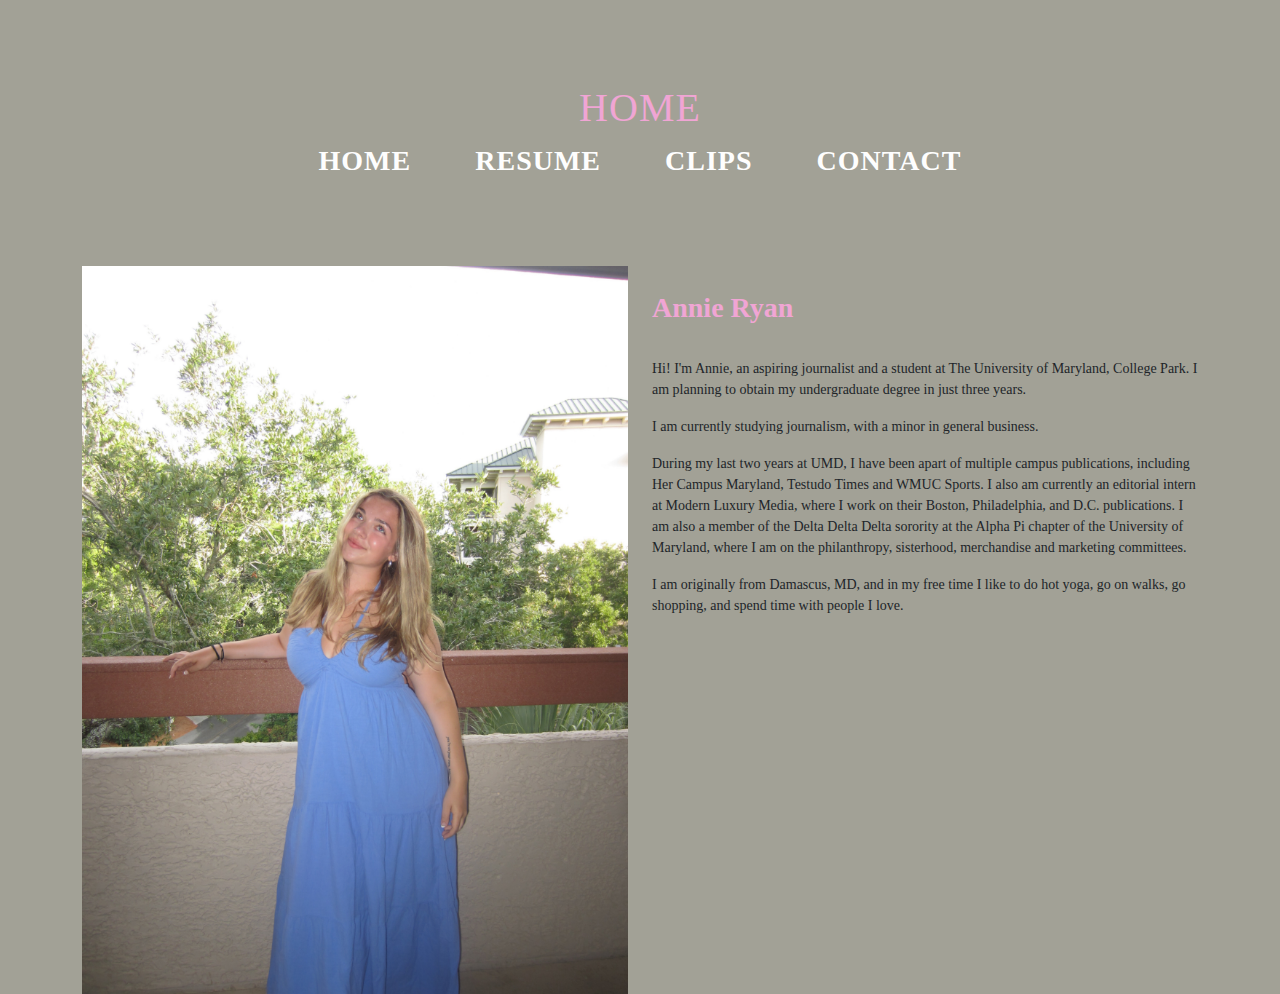
<file: index.html>
<!DOCTYPE html>
<html lang="en">

<head>
   <meta charset="UTF-8">
   <meta name="viewport" content="width=device-width, initial-scale=1.0">
   <title>Annie Ryan</title>
   <script src="https://cdn.jsdelivr.net/npm/@popperjs/core@2.11.8/dist/umd/popper.min.js"
      integrity="sha384-I7E8VVD/ismYTF4hNIPjVp/Zjvgyol6VFvRkX/vR+Vc4jQkC+hVqc2pM8ODewa9r"
      crossorigin="anonymous"></script>
   <script src="https://cdn.jsdelivr.net/npm/bootstrap@5.3.3/dist/js/bootstrap.min.js"
      integrity="sha384-0pUGZvbkm6XF6gxjEnlmuGrJXVbNuzT9qBBavbLwCsOGabYfZo0T0to5eqruptLy"
      crossorigin="anonymous"></script>
   <link href="https://cdn.jsdelivr.net/npm/bootstrap@5.3.3/dist/css/bootstrap.min.css" rel="stylesheet"
      integrity="sha384-QWTKZyjpPEjISv5WaRU9OFeRpok6YctnYmDr5pNlyT2bRjXh0JMhjY6hW+ALEwIH" crossorigin="anonymous">

   <link rel="stylesheet" href="site/css/style.css">
</head>

<body>
   <header>
      <h1>Home</h1>
      <nav>
         <a href="#">Home</a>
         <a href="/resume/">Resume</a>
         <a href="/clips/">Clips</a>
         <a href="/contact/">Contact</a>
      </nav>
   </header>
   <div class="container">
      <div class="row">
         <div class="col-md-6">
            <img src="site/img/annie.JPG" alt="Annie" class="img-fluid">
         </div>
         <div class="col-md-6">
            <h2>Annie Ryan</h2>
            <p>Hi! I'm Annie, an aspiring journalist and a student at The University of Maryland, College Park. I am
               planning to obtain my undergraduate degree in just three years.</p>
            <p>I am currently studying journalism, with a minor in general business.</p>
            <p> During my last two years at UMD, I have been apart of multiple campus publications, including Her Campus
               Maryland, Testudo Times and WMUC Sports. I also am currently an editorial intern at Modern Luxury Media,
               where I work on their Boston, Philadelphia, and D.C. publications. I am also a member of the Delta Delta
               Delta sorority at the Alpha Pi chapter of the University of Maryland, where I am on the philanthropy,
               sisterhood, merchandise and marketing committees. </p>
            <p>I am originally from Damascus, MD, and in my free time I like to do hot yoga, go on walks, go shopping,
               and spend time with people I love. </p>
         </div>
      </div>
   </div>



















</body>

</html>
</file>
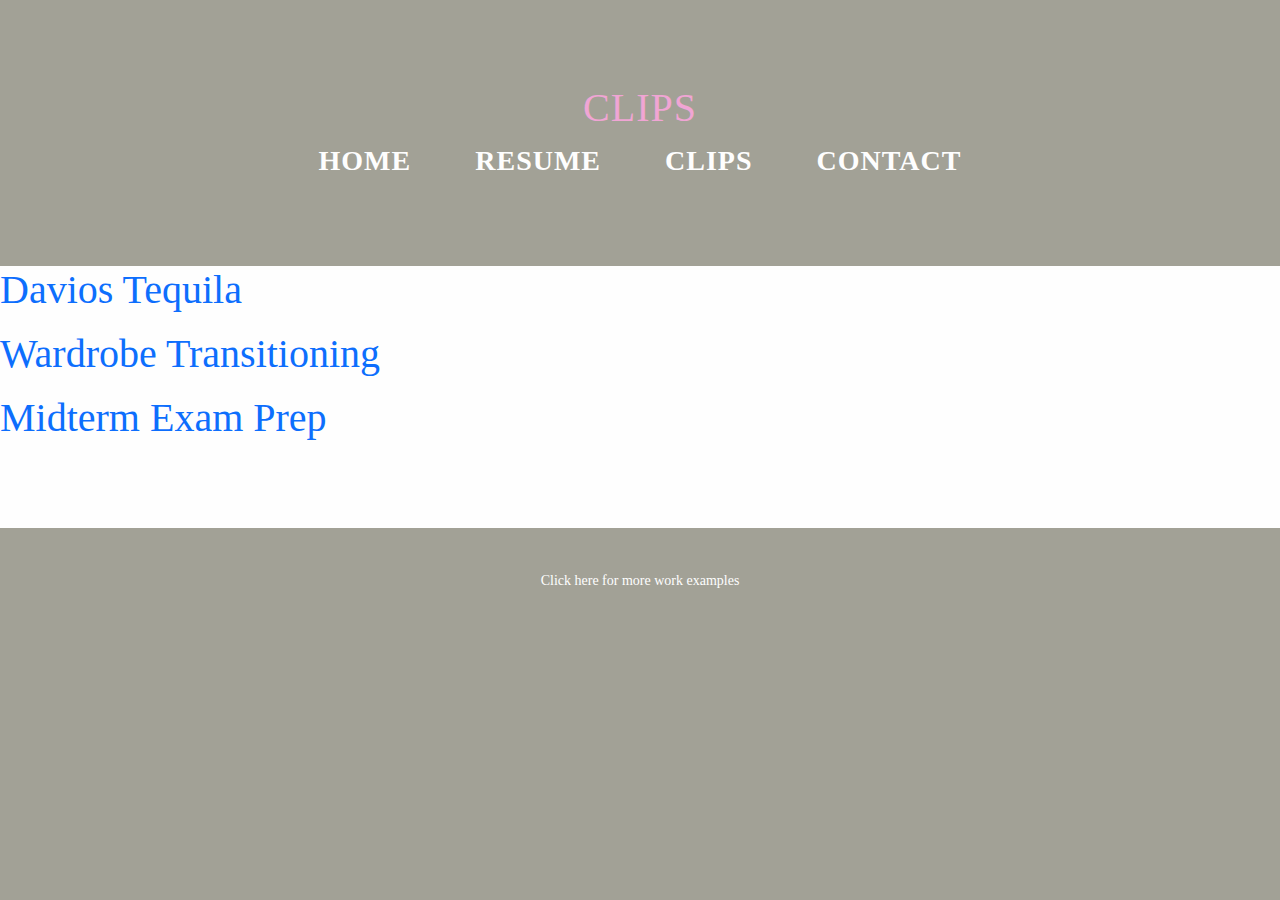
<file: clips/index.html>
<!DOCTYPE html>
<html lang="en">

<head>
   <meta charset="UTF-8">
   <meta name="viewport" content="width=device-width, initial-scale=1.0">
   <title>Annie Ryan</title>
   <script src="https://cdn.jsdelivr.net/npm/@popperjs/core@2.11.8/dist/umd/popper.min.js"
      integrity="sha384-I7E8VVD/ismYTF4hNIPjVp/Zjvgyol6VFvRkX/vR+Vc4jQkC+hVqc2pM8ODewa9r"
      crossorigin="anonymous"></script>
   <script src="https://cdn.jsdelivr.net/npm/bootstrap@5.3.3/dist/js/bootstrap.min.js"
      integrity="sha384-0pUGZvbkm6XF6gxjEnlmuGrJXVbNuzT9qBBavbLwCsOGabYfZo0T0to5eqruptLy"
      crossorigin="anonymous"></script>
   <link href="https://cdn.jsdelivr.net/npm/bootstrap@5.3.3/dist/css/bootstrap.min.css" rel="stylesheet"
      integrity="sha384-QWTKZyjpPEjISv5WaRU9OFeRpok6YctnYmDr5pNlyT2bRjXh0JMhjY6hW+ALEwIH" crossorigin="anonymous">

   <link rel="stylesheet" href="../site/css/style.css">
</head>

<body>
   <header>
      <h1>Clips</h1>

      <nav>
         <a href="../">Home</a>
         <a href="../resume/">Resume</a>
         <a href="#">Clips</a>
         <a href="../contact/">Contact</a>
      </nav>
   </header>
   <main>

      <h1>
         <p><a href="https://mlbostoncommon.com/davios-dinner-cincoro-tequila"> Davios Tequila</a></p>
         <p><a
               href="https://www.hercampus.com/school/maryland/seasonal-staples-how-to-seamlessly-shift-your-wardrobe-for-fall/">
               Wardrobe Transitioning </a></p>

         <p><a
               href="https://www.hercampus.com/school/maryland/strategies-for-success-how-to-prep-for-midterm-exams-at-umd/">
               Midterm Exam Prep</a>
      </h1>


   </main>
   <footer>
      <a href="https://docs.google.com/document/d/1xCIN5l_N37jLdIVBaJuoVVmHeV_wT2bQaywNiPQ39so/edit?usp=sharing">Click
         here for more work examples</a>
   </footer>









</body>

</html>
</file>
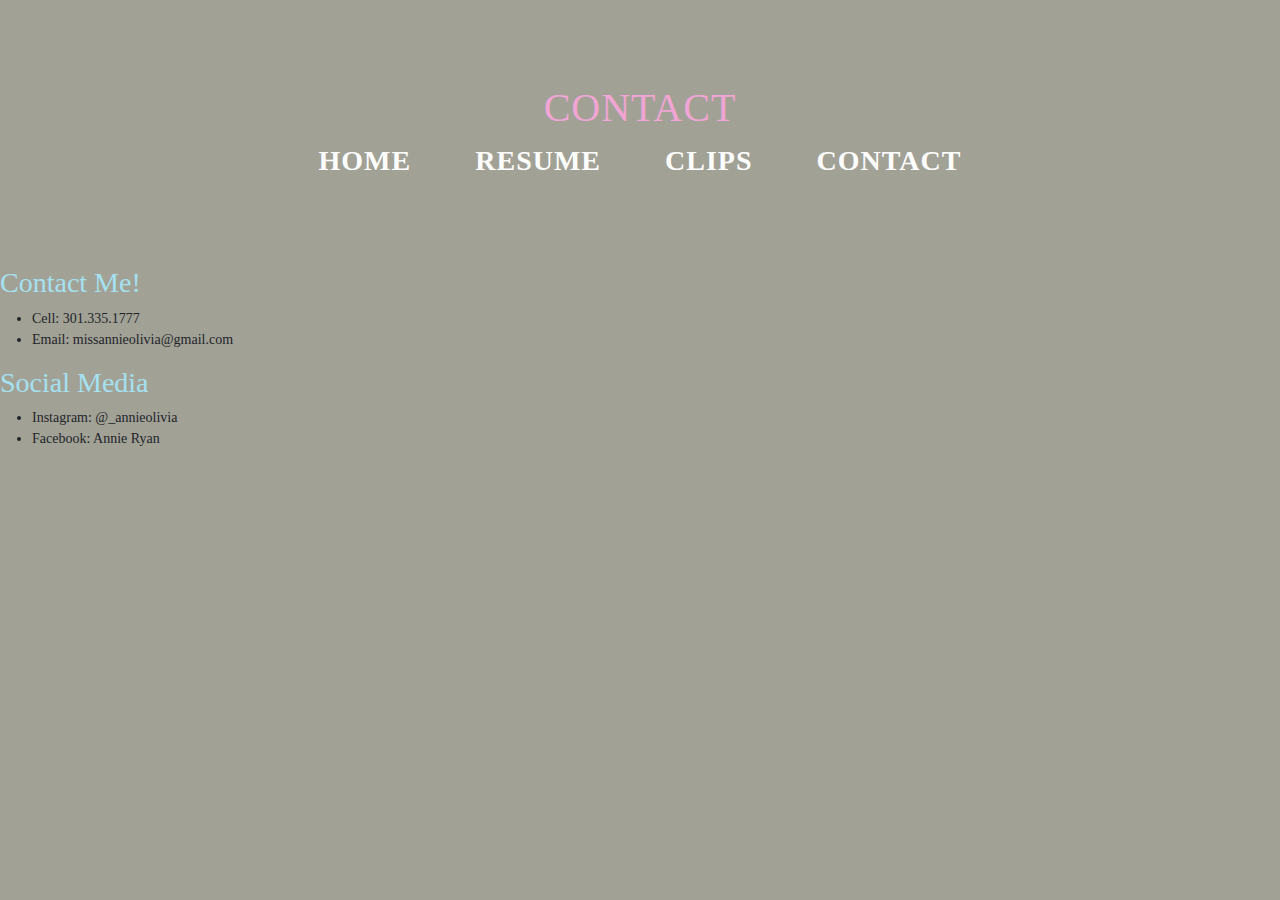
<file: contact/index.html>
<!DOCTYPE html>
<html lang="en">
<head>
   <meta charset="UTF-8">
   <meta name="viewport" content="width=device-width, initial-scale=1.0">
   <title>Annie Ryan</title>
   <script src="https://cdn.jsdelivr.net/npm/@popperjs/core@2.11.8/dist/umd/popper.min.js" integrity="sha384-I7E8VVD/ismYTF4hNIPjVp/Zjvgyol6VFvRkX/vR+Vc4jQkC+hVqc2pM8ODewa9r" crossorigin="anonymous"></script>
<script src="https://cdn.jsdelivr.net/npm/bootstrap@5.3.3/dist/js/bootstrap.min.js" integrity="sha384-0pUGZvbkm6XF6gxjEnlmuGrJXVbNuzT9qBBavbLwCsOGabYfZo0T0to5eqruptLy" crossorigin="anonymous"></script>
   <link href="https://cdn.jsdelivr.net/npm/bootstrap@5.3.3/dist/css/bootstrap.min.css" rel="stylesheet" integrity="sha384-QWTKZyjpPEjISv5WaRU9OFeRpok6YctnYmDr5pNlyT2bRjXh0JMhjY6hW+ALEwIH" crossorigin="anonymous">

   <link rel="stylesheet" href="../site/css/style.css">
</head>
<body>
   <header>
<h1>Contact</h1>
  <nav>
   <a href="../">Home</a>
   <a href="../resume/">Resume</a>
   <a href="../clips/">Clips</a>
   <a href="#">Contact</a>
</nav>
</header>
<h3>Contact Me!</h3>
<ul>
<li> Cell: 301.335.1777</li>
<li>Email: missannieolivia@gmail.com</li></ul>
<h3> Social Media</h3>
<ul>
   <li> Instagram: @_annieolivia</li>
   <li>Facebook: Annie Ryan</li>
</ul>


</body>
</html>
</file>
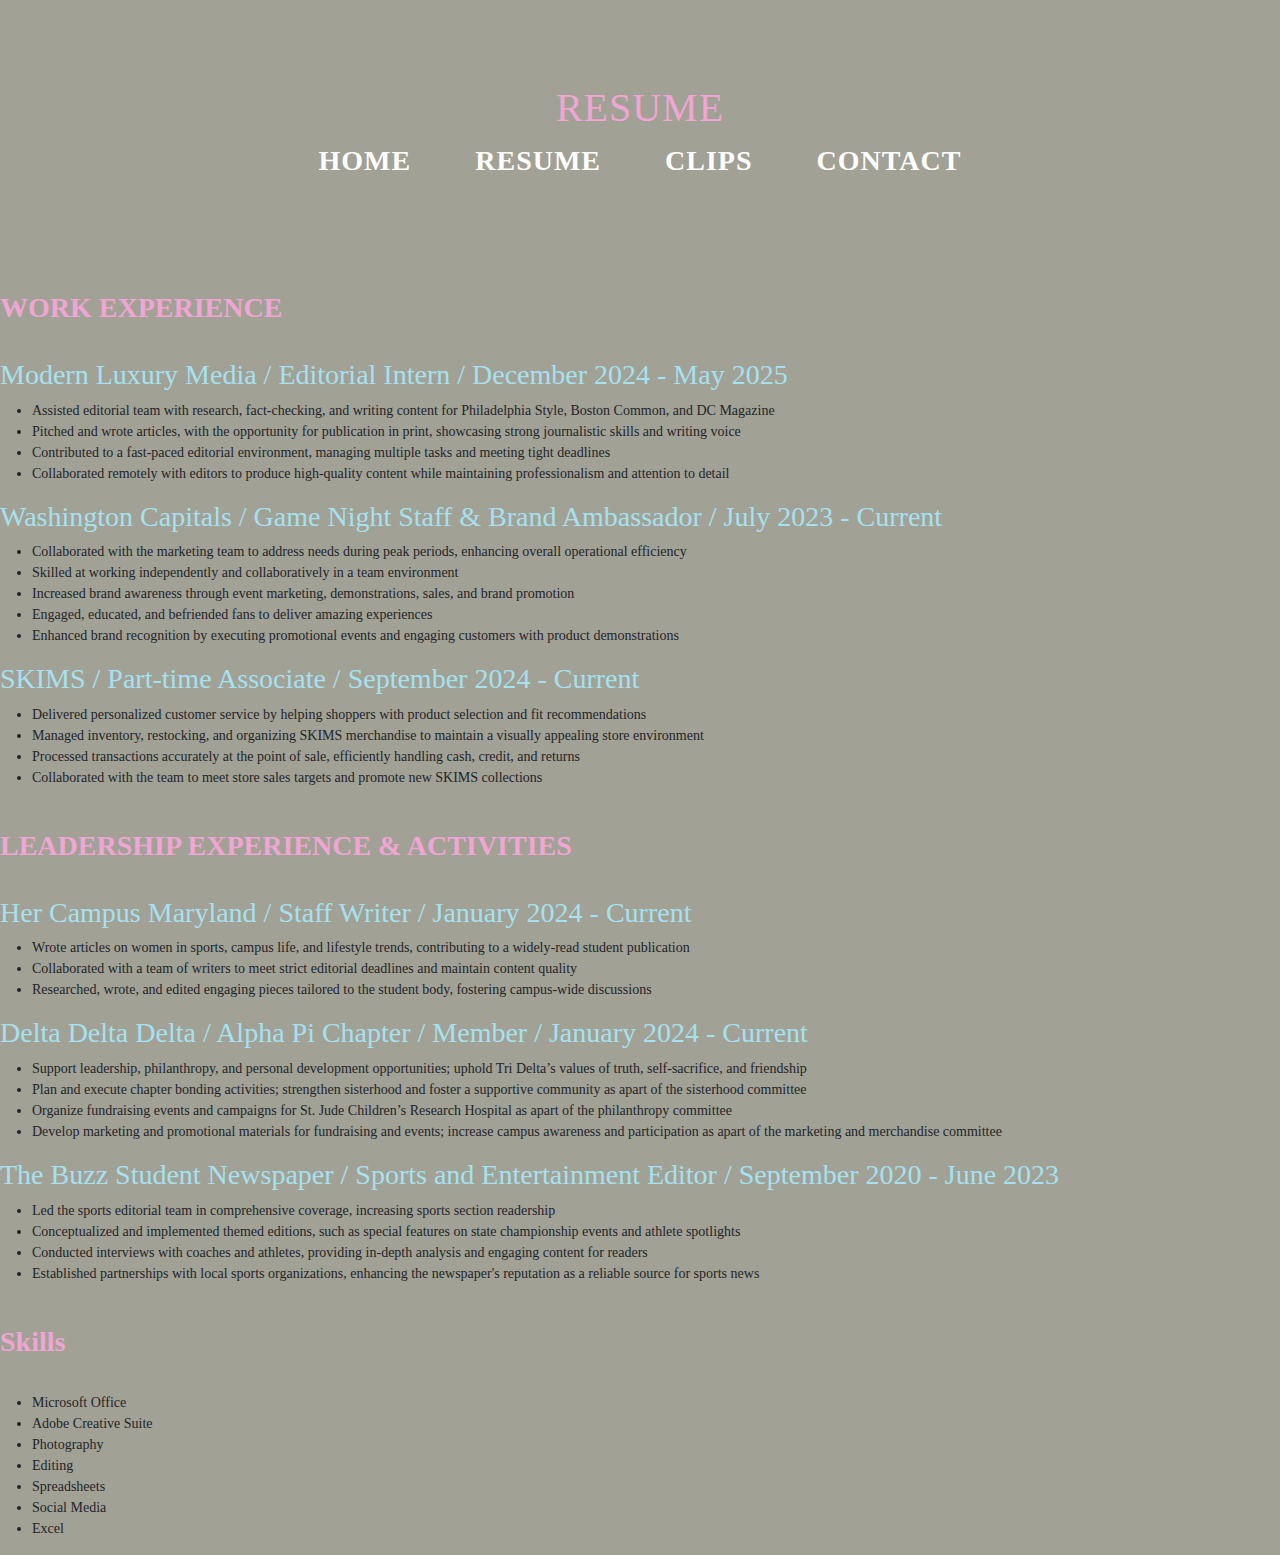
<file: resume/index.html>
<!DOCTYPE html>
<html lang="en">
<head>
   <meta charset="UTF-8">
   <meta name="viewport" content="width=device-width, initial-scale=1.0">
   <title>Annie Ryan</title>
   <script src="https://cdn.jsdelivr.net/npm/@popperjs/core@2.11.8/dist/umd/popper.min.js" integrity="sha384-I7E8VVD/ismYTF4hNIPjVp/Zjvgyol6VFvRkX/vR+Vc4jQkC+hVqc2pM8ODewa9r" crossorigin="anonymous"></script>
<script src="https://cdn.jsdelivr.net/npm/bootstrap@5.3.3/dist/js/bootstrap.min.js" integrity="sha384-0pUGZvbkm6XF6gxjEnlmuGrJXVbNuzT9qBBavbLwCsOGabYfZo0T0to5eqruptLy" crossorigin="anonymous"></script>
   <link href="https://cdn.jsdelivr.net/npm/bootstrap@5.3.3/dist/css/bootstrap.min.css" rel="stylesheet" integrity="sha384-QWTKZyjpPEjISv5WaRU9OFeRpok6YctnYmDr5pNlyT2bRjXh0JMhjY6hW+ALEwIH" crossorigin="anonymous">

   <link rel="stylesheet" href="../site/css/style.css">
</head>
<body>
   <header>
      <nav>
<h1>Resume</h1>
   <a href="../">Home</a>
   <a href="#">Resume</a>
   <a href="../clips/">Clips</a>
   <a href="../contact/">Contact</a>
</nav>
</header>
 
<h2>WORK EXPERIENCE</h2>
  <h3>Modern Luxury Media / Editorial Intern / December 2024 - May 2025</h3>
  <ul><li>Assisted editorial team with research, fact-checking, and writing content for Philadelphia Style, Boston Common, and DC Magazine</li>
   <li>Pitched and wrote articles, with the opportunity for publication in print, showcasing strong journalistic skills and writing voice</li>
   <li>Contributed to a fast-paced editorial environment, managing multiple tasks and meeting tight deadlines</li>
   <li>Collaborated remotely with editors to produce high-quality content while maintaining professionalism and attention to detail</li></ul>
<h3>Washington Capitals / Game Night Staff & Brand Ambassador / July 2023 - Current </h3>
   <ul><li>Collaborated with the marketing team to address needs during peak periods, enhancing overall operational efficiency</li>
      <li>Skilled at working independently and collaboratively in a team environment</li>
      <li>Increased brand awareness through event marketing, demonstrations, sales, and brand promotion</li>
      <li> Engaged, educated, and befriended fans to deliver amazing experiences</li>
      <li>Enhanced brand recognition by executing promotional events and engaging customers with product demonstrations</li>
      </ul>
      <h3>SKIMS / Part-time Associate / September 2024 - Current</h3>
      <ul><li>Delivered personalized customer service by helping shoppers with product selection and fit recommendations</li>
         <li>Managed inventory, restocking, and organizing SKIMS merchandise to maintain a visually appealing store environment </li>
         <li>Processed transactions accurately at the point of sale, efficiently handling cash, credit, and returns </li>
        <li>Collaborated with the team to meet store sales targets and promote new SKIMS collections</li></ul>
        <h2>LEADERSHIP EXPERIENCE & ACTIVITIES</h2>
        <h3>Her Campus Maryland / Staff Writer / January 2024 - Current</h3>
        <ul><li>Wrote articles on women in sports, campus life, and lifestyle trends, contributing to a widely-read student publication</li>  
        <li>Collaborated with a team of writers to meet strict editorial deadlines and maintain content quality</li>  
      <li>Researched, wrote, and edited engaging pieces tailored to the student body, fostering campus-wide discussions</li>
         </ul>
<h3>Delta Delta Delta / Alpha Pi Chapter / Member / January 2024 - Current </h3>
<ul><li>Support leadership, philanthropy, and personal development opportunities; uphold Tri Delta’s values of truth, self-sacrifice, and friendship</li>
<li>Plan and execute chapter bonding activities; strengthen sisterhood and foster a supportive community as apart of the sisterhood committee</li>
<li>Organize fundraising events and campaigns for St. Jude Children’s Research Hospital as apart of the philanthropy committee</li>
<li>Develop marketing and promotional materials for fundraising and events; increase campus awareness and participation as apart of the marketing and merchandise committee</li></ul>
<h3>The Buzz Student Newspaper / Sports and Entertainment Editor / September 2020 - June 2023 </h3>
<ul><li>Led the sports editorial team in comprehensive coverage, increasing sports section readership</li>
<li>Conceptualized and implemented themed editions, such as special features on state championship events and athlete spotlights</li>
<li>Conducted interviews with coaches and athletes, providing in-depth analysis and engaging content for readers</li>
<li>Established partnerships with local sports organizations, enhancing the newspaper's reputation as a reliable source for sports news</li>
   </ul>
   <h2> Skills</h2>
   <ul><li>Microsoft Office</li>
   <li>Adobe Creative Suite</li>
<li> Photography</li>
<li>Editing</li>
<li>Spreadsheets</li>
<li>Social Media</li>
<li>Excel</li>
   </ul>


</body>
</html>
</file>
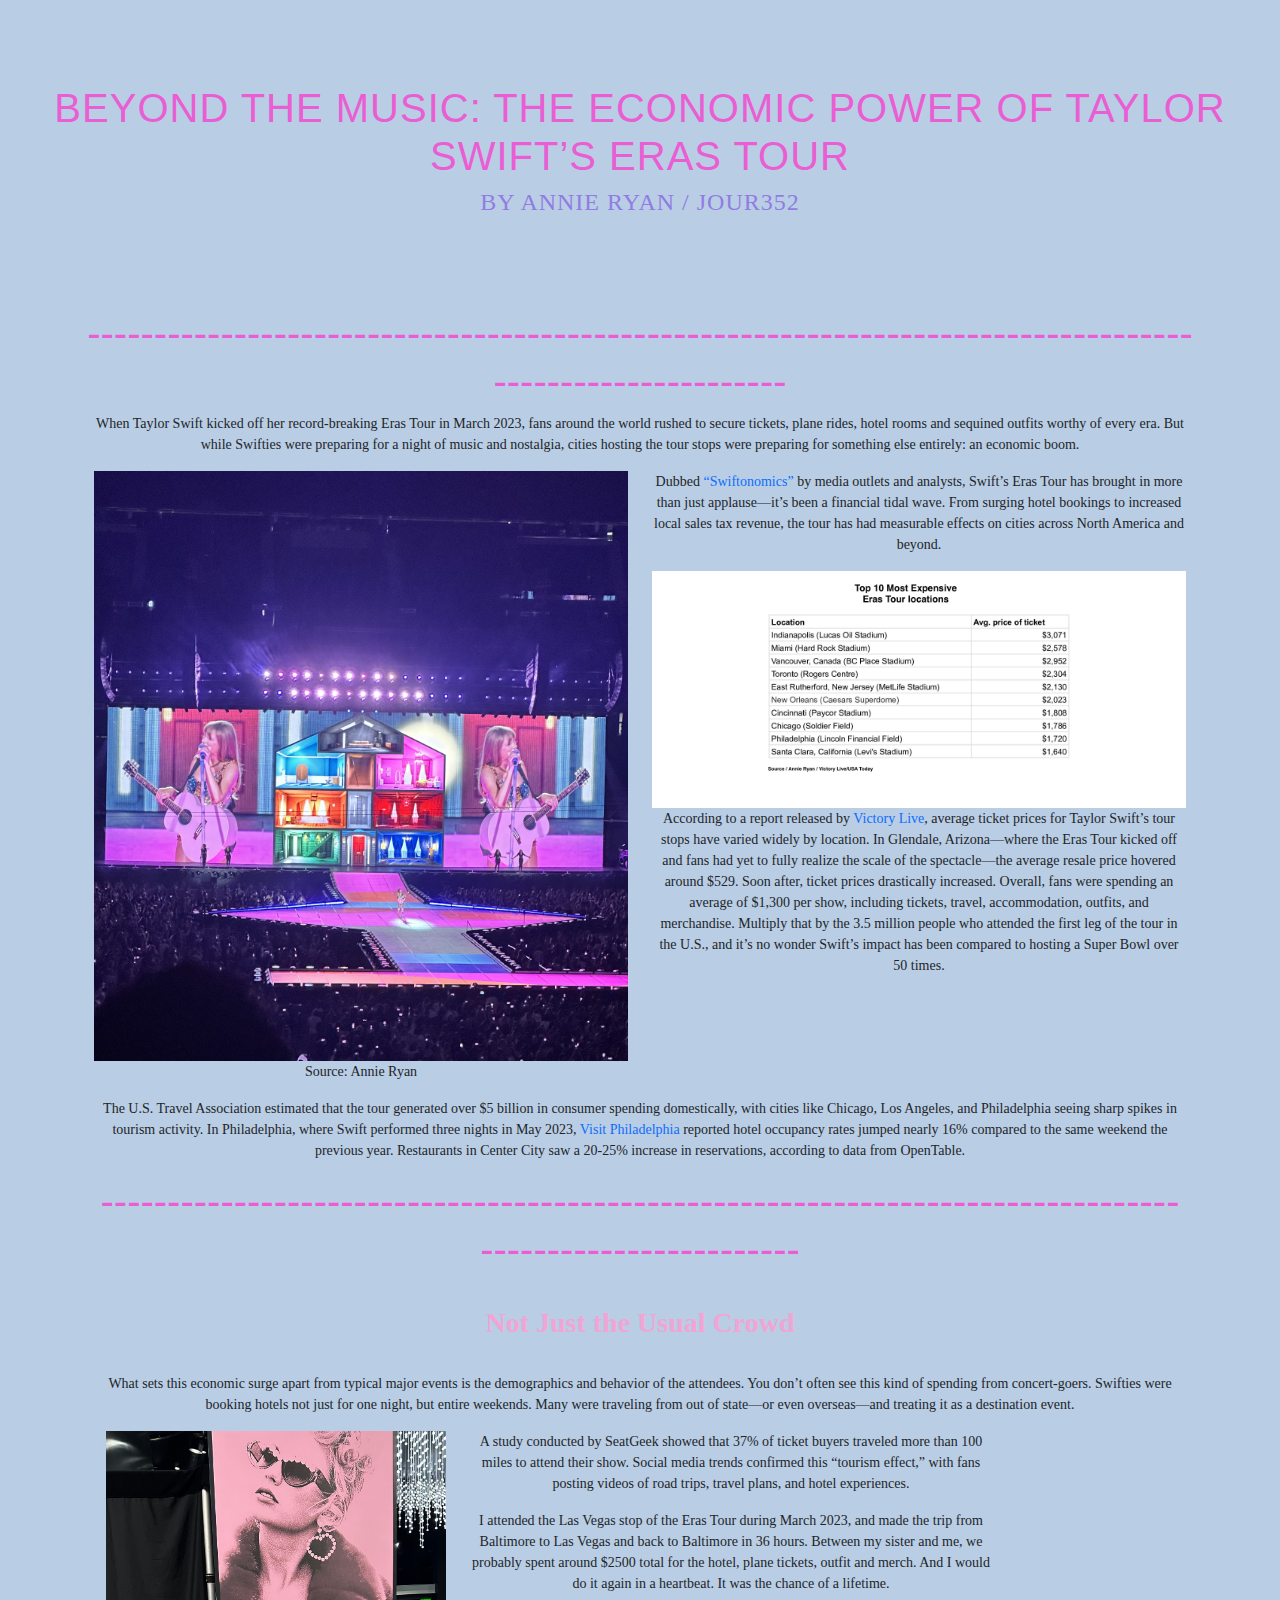
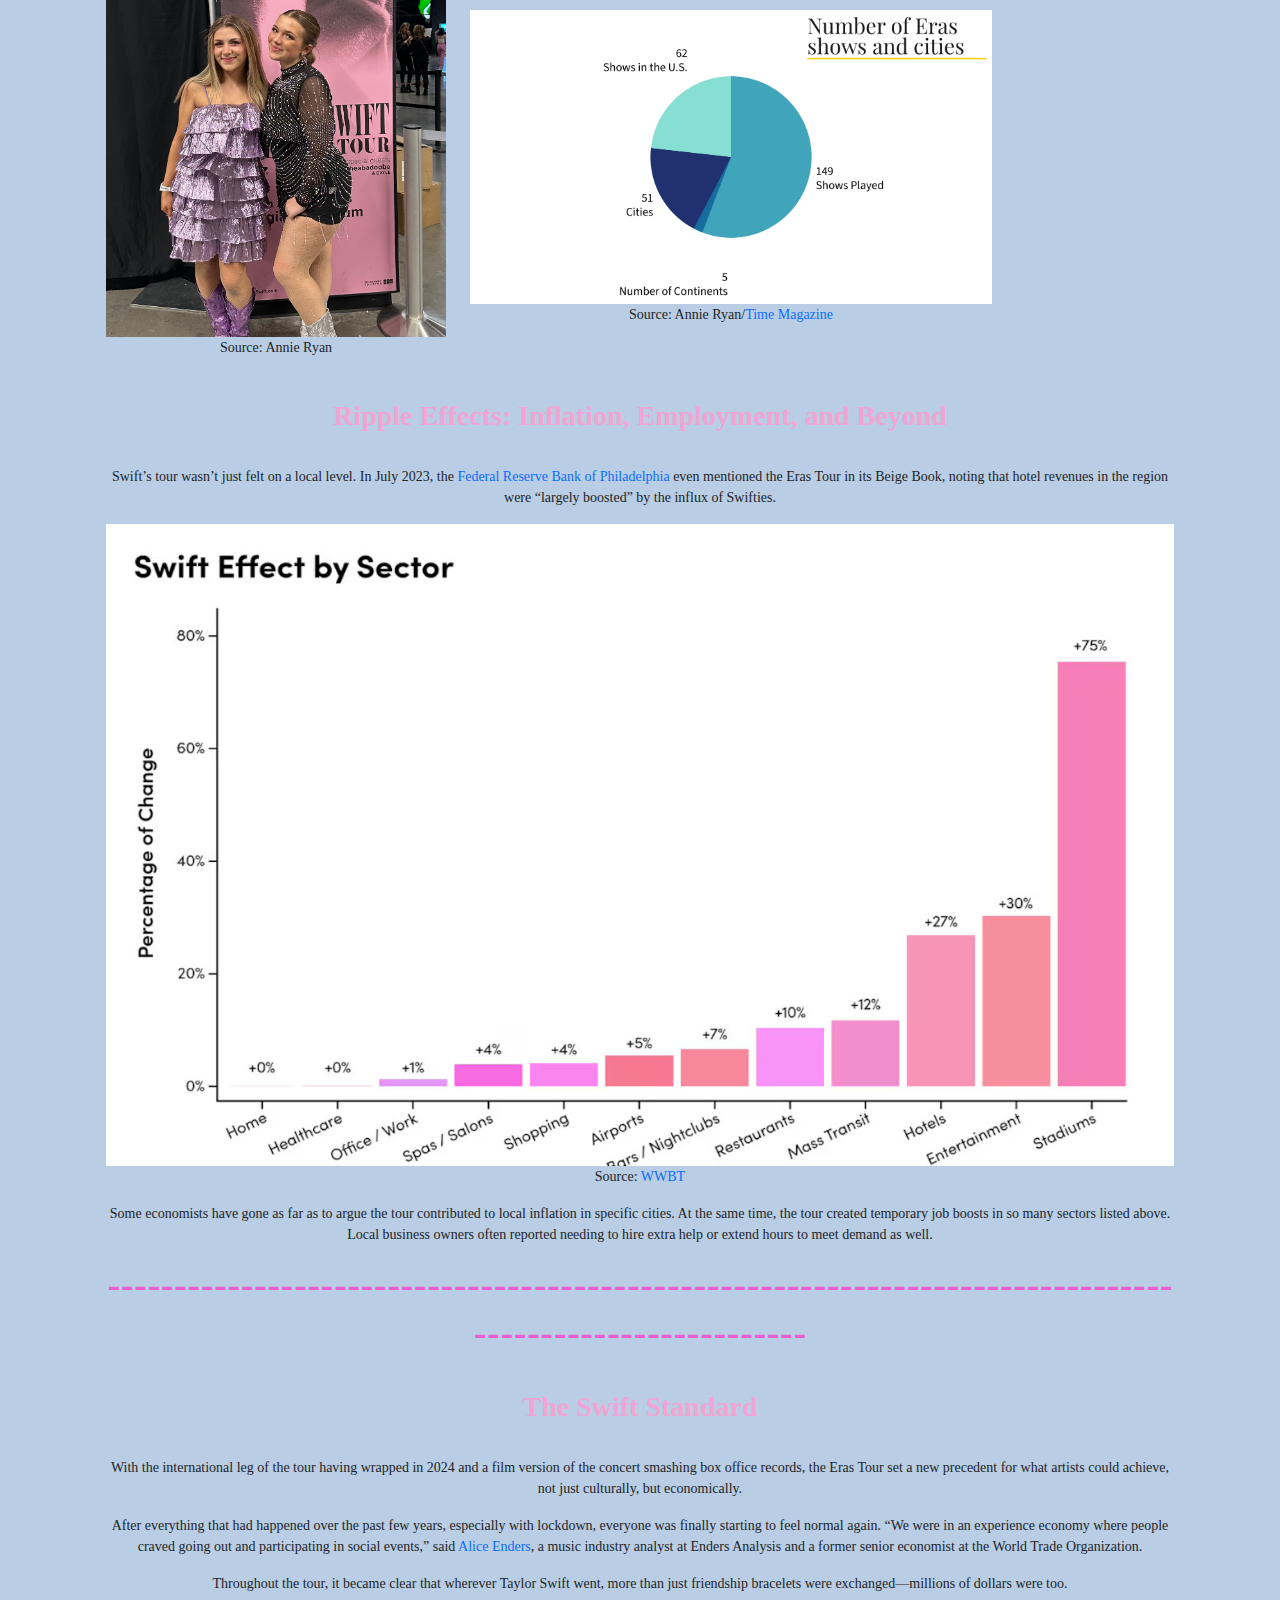
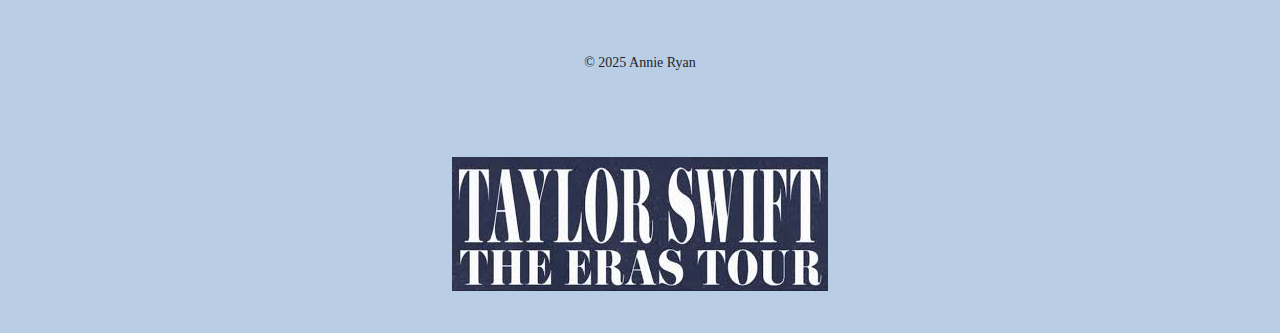
<file: projects/final/index.html>
<!DOCTYPE html>
<html lang="en">

<head>
    <meta charset="UTF-8">
    <meta name="viewport" content="width=device-width, initial-scale=1.0">
    <title>HTML Boilerplate</title>
    <script src="https://cdn.jsdelivr.net/npm/@popperjs/core@2.11.8/dist/umd/popper.min.js"
        integrity="sha384-I7E8VVD/ismYTF4hNIPjVp/Zjvgyol6VFvRkX/vR+Vc4jQkC+hVqc2pM8ODewa9r"
        crossorigin="anonymous"></script>
    <script src="https://cdn.jsdelivr.net/npm/bootstrap@5.3.3/dist/js/bootstrap.min.js"
        integrity="sha384-0pUGZvbkm6XF6gxjEnlmuGrJXVbNuzT9qBBavbLwCsOGabYfZo0T0to5eqruptLy"
        crossorigin="anonymous"></script>
    <link href="https://cdn.jsdelivr.net/npm/bootstrap@5.3.3/dist/css/bootstrap.min.css" rel="stylesheet"
        integrity="sha384-QWTKZyjpPEjISv5WaRU9OFeRpok6YctnYmDr5pNlyT2bRjXh0JMhjY6hW+ALEwIH" crossorigin="anonymous">

    <link rel="stylesheet" href="style.css">
</head>


<body>
    <header>
        <div class="header-container" style="position: relative; text-align: center;">
            <h1>Beyond the Music: The Economic Power of Taylor Swift’s Eras Tour</h1>
            <h4> By Annie Ryan / JOUR352</h4></div>
    </header>
    <div class="container" style="position: relative; text-align: center;">
        <h1>---------------------------------------------------------------------------------------------------------
        </h1>
        <p>When Taylor Swift kicked off her record-breaking Eras Tour in March 2023, fans around the world rushed to
            secure tickets, plane rides, hotel rooms and sequined outfits worthy of every era. But while Swifties were
            preparing for a night of music and nostalgia, cities hosting the tour stops were preparing for something
            else entirely: an economic boom.</p>
        <div class="container">
            <div class="row">
                <div class="col-md-6">
                    <img src="img/eras.jpg" alt="ERAS" class="img-fluid">
                    <p> Source: Annie Ryan</p>
                </div>

                <div class="col-md-6">
                    <p>Dubbed <a
                            href="https://news.northeastern.edu/2023/08/11/taylor-swift-economy-impact/">“Swiftonomics”</a>
                        by media outlets and analysts, Swift’s Eras Tour has brought in more than just applause—it’s
                        been a financial tidal wave. From surging hotel bookings to increased local sales tax revenue,
                        the tour has had measurable effects on cities across North America and beyond.</p>
                    <img src="img/data1.jpg" alt="data" class="img-fluid">
                    <p> According to a report released by <a
                            href="https://www.usatoday.com/story/entertainment/music/2024/12/07/where-taylor-swift-tickets-highest-cost/76829276007/">
                            Victory Live</a>, average ticket prices for Taylor Swift’s tour stops have varied widely by
                        location. In Glendale, Arizona—where the Eras Tour kicked off and fans had yet to fully realize
                        the scale of the spectacle—the average resale price hovered around $529. Soon after, ticket
                        prices drastically increased. Overall, fans were spending an average of $1,300 per show,
                        including tickets, travel, accommodation, outfits, and merchandise. Multiply that by the 3.5
                        million people who attended the first leg of the tour in the U.S., and it’s no wonder Swift’s
                        impact has been compared to hosting a Super Bowl over 50 times.</p>
                </div>
                <p>The U.S. Travel Association estimated that the tour generated over $5 billion in consumer spending
                    domestically, with cities like Chicago, Los Angeles, and Philadelphia seeing sharp spikes in tourism
                    activity. In Philadelphia, where Swift performed three nights in May 2023, <a
                        href="https://billypenn.com/2023/05/21/taylor-swift-eras-tour-philadelphia-economic-impact/">
                        Visit Philadelphia</a> reported hotel occupancy rates jumped nearly 16% compared to the same
                    weekend the previous year. Restaurants in Center City saw a 20-25% increase in reservations,
                    according to data from OpenTable.</p>
                <div class="container" style="position: relative; text-align: center;">
                    <h1>---------------------------------------------------------------------------------------------------------
                    </h1>
                    <h2>Not Just the Usual Crowd</h2>
                    <p>What sets this economic surge apart from typical major events is the demographics and behavior of
                        the attendees. You don’t often see this kind of spending from concert-goers. Swifties were
                        booking hotels not just for one night, but entire weekends. Many were traveling from out of
                        state—or even overseas—and treating it as a destination event.</p>
                    <div class="container">
                        <div class="row">
                            <div class="col-md-4">
                                <img src="img/eras2.jpg" alt="eras2" class="img-fluid">
                                <p> Source: Annie Ryan</p>
                            </div>
                            <div class="col-md-6">
                                <p> A study conducted by SeatGeek showed that 37% of ticket buyers traveled more than
                                    100 miles to attend their show. Social media trends confirmed this “tourism effect,”
                                    with fans posting videos of road trips, travel plans, and hotel experiences.</p>
                                <p>I attended the Las Vegas stop of the Eras Tour during March 2023, and made the trip
                                    from Baltimore to Las Vegas and back to Baltimore in 36 hours. Between my sister and
                                    me, we probably spent around $2500 total for the hotel, plane tickets, outfit and
                                    merch. And I would do it again in a heartbeat. It was the chance of a lifetime.</p>
                                <img src="img/data2.jpg" alt="data2" class="img-fluid">
                                <p> Source: Annie Ryan/<a
                                        href="https://time.com/7199590/taylor-swift-eras-tour-final-numbers/">Time
                                        Magazine</a></p>
                            </div>
                            <h2>Ripple Effects: Inflation, Employment, and Beyond </h2>
                            <p>Swift’s tour wasn’t just felt on a local level. In July 2023, the <a
                                    href="https://www.billboard.com/music/pop/taylor-swift-eras-tour-boosting-hotel-industry-economy-federal-reserve-1235371670/">Federal
                                    Reserve Bank of Philadelphia</a> even mentioned the Eras Tour in its Beige Book,
                                noting that hotel revenues in the region were “largely boosted” by the influx of
                                Swifties.</p>
                            <img src="img/data3.jpg" alt="data3" class="img-fluid">
                            <p> Source: <a
                                    href="https://www.12onyourside.com/2024/03/13/when-taylor-comes-town-economic-impact-eras-tour/">
                                    WWBT</a></p>
                            <p>Some economists have gone as far as to argue the tour contributed to local inflation in
                                specific cities. At the same time, the tour created temporary job boosts in so many
                                sectors listed above. Local business owners often reported needing to hire extra help or
                                extend hours to meet demand as well.</p>
                            <h1>---------------------------------------------------------------------------------------------------------
                            </h1>
                            <h2>The Swift Standard</h2>
                            <p>With the international leg of the tour having wrapped in 2024 and a film version of the
                                concert smashing box office records, the Eras Tour set a new precedent for what artists
                                could achieve, not just culturally, but economically.</p>
                            <p>After everything that had happened over the past few years, especially with lockdown,
                                everyone was finally starting to feel normal again. “We were in an experience economy
                                where people craved going out and participating in social events,” said <a
                                    href="https://time.com/6307420/taylor-swift-eras-tour-money-economy/">Alice
                                    Enders</a>, a music industry analyst at Enders Analysis and a former senior
                                economist at the World Trade Organization.</p>
                            <p>Throughout the tour, it became clear that wherever Taylor Swift went, more than just
                                friendship bracelets were exchanged—millions of dollars were too.</p>

                                <footer>© 2025 Annie Ryan</footer>
                                <footer><a href="https://www.instagram.com/taylorerastour/?hl=en> img src="><img src="img/eras3.jpg"></a> </footer>
























</body>

</html>
</file>
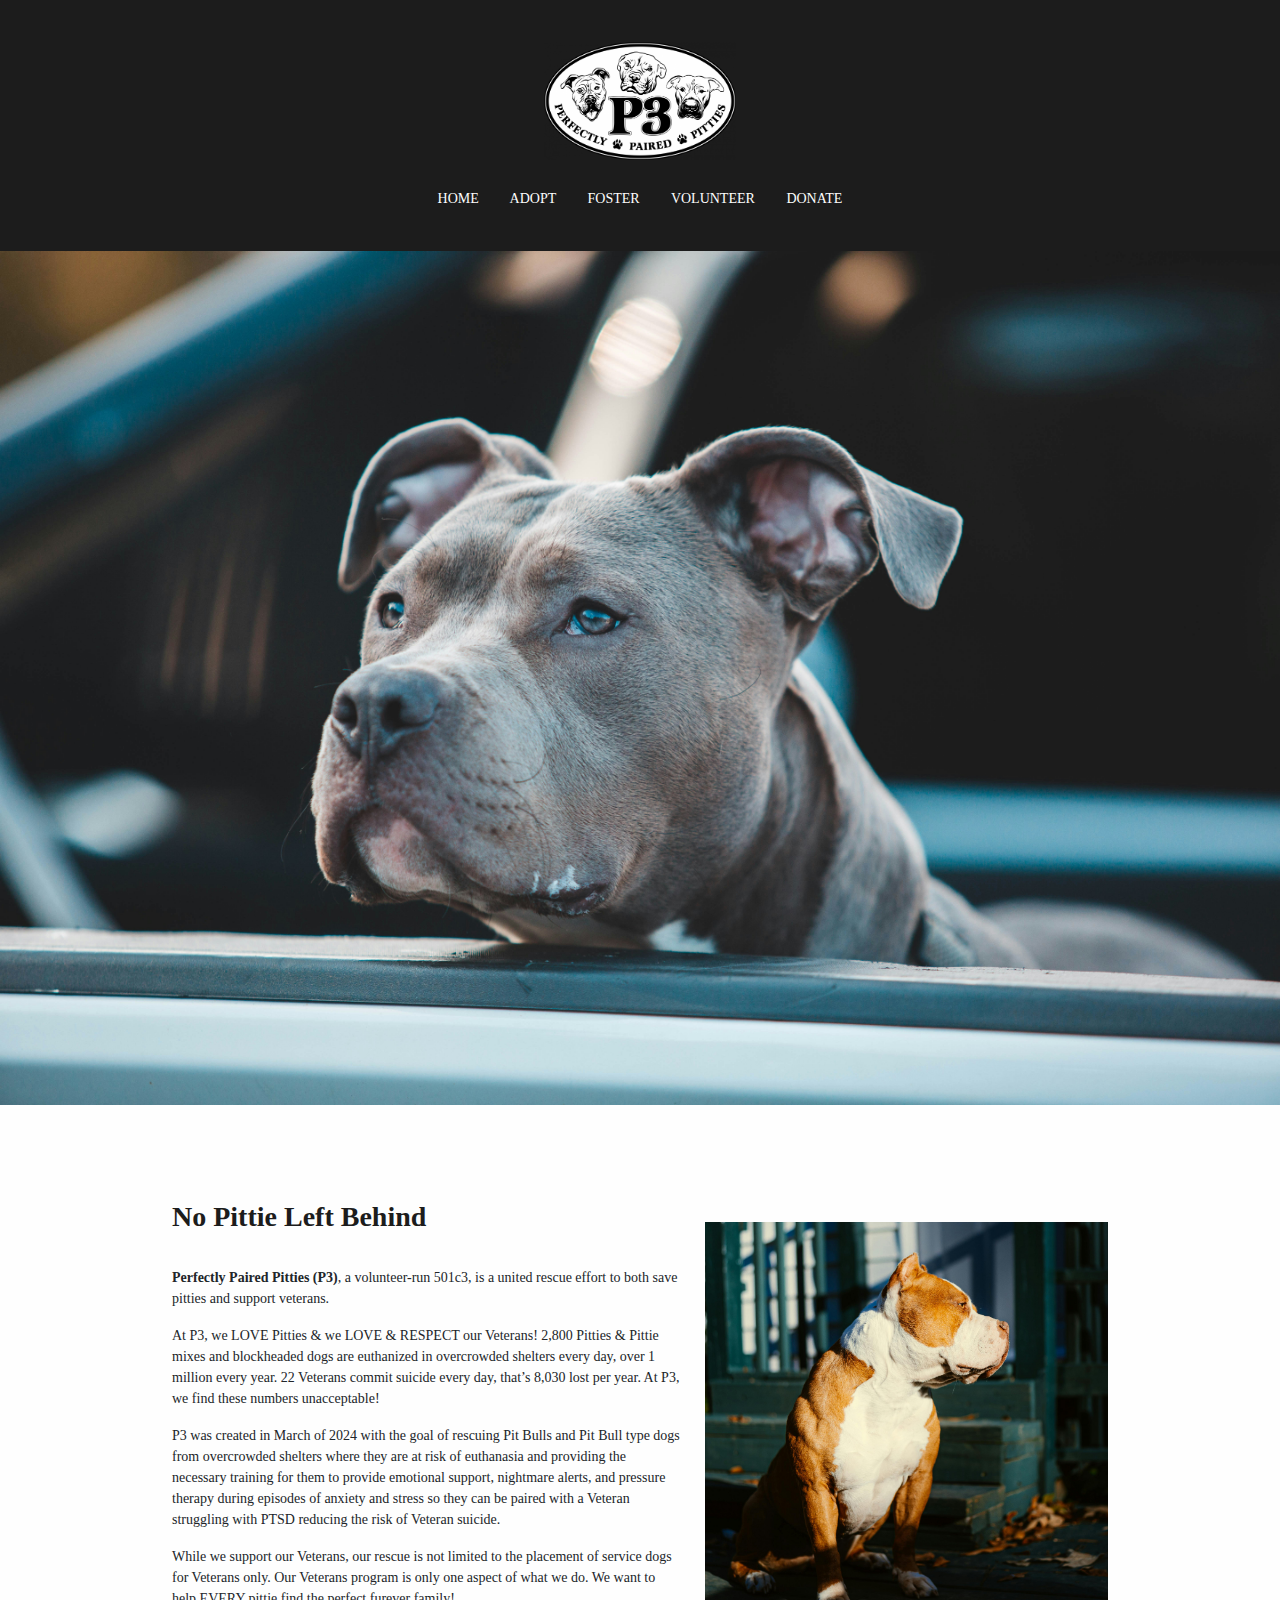
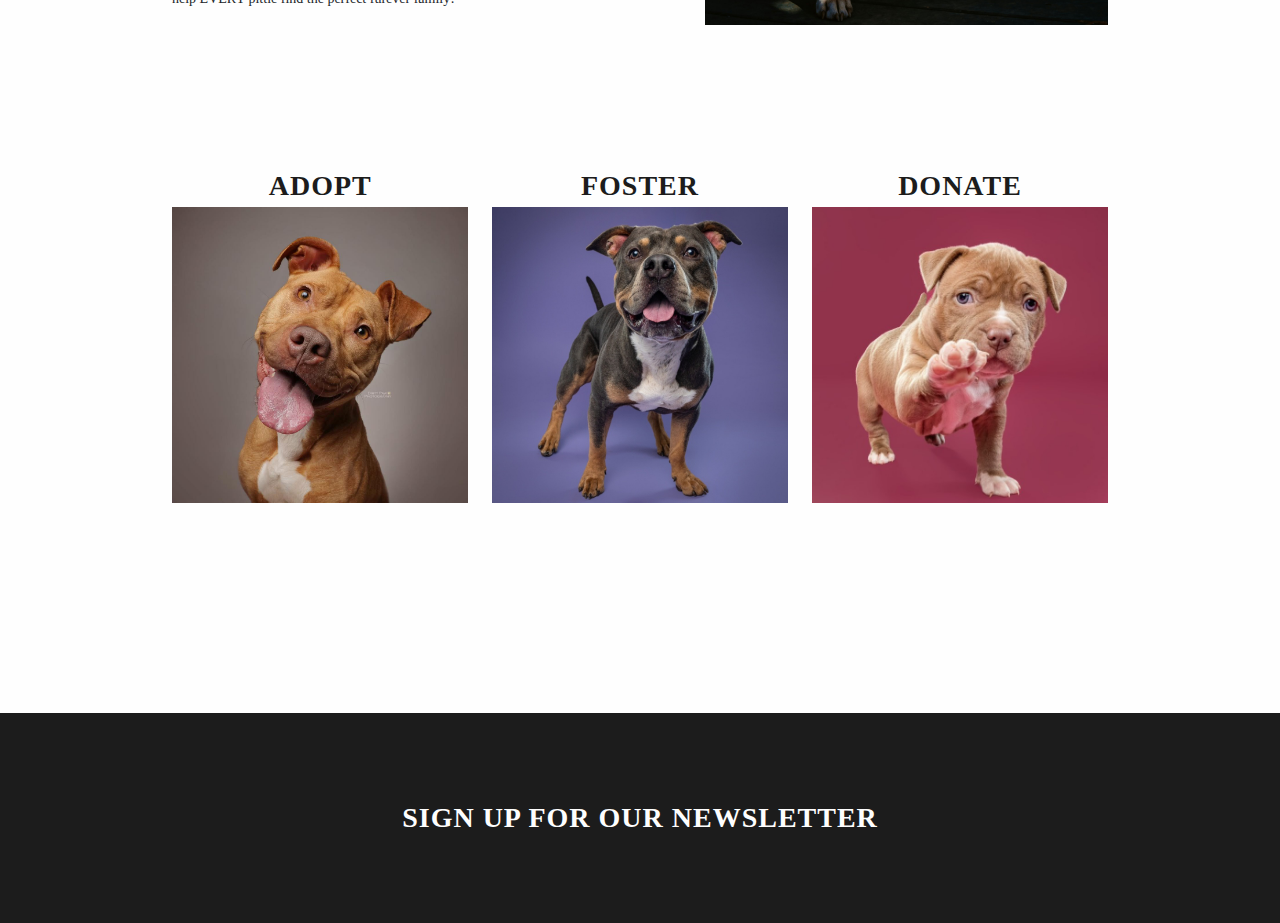
<file: projects/landing/index.html>
<!DOCTYPE html>
<html lang="en">
<head>
   <meta charset="UTF-8">
   <meta name="viewport" content="width=device-width, initial-scale=1.0">
   <title>Perfectly Paired Pitties</title>
   <script src="https://cdn.jsdelivr.net/npm/@popperjs/core@2.11.8/dist/umd/popper.min.js" integrity="sha384-I7E8VVD/ismYTF4hNIPjVp/Zjvgyol6VFvRkX/vR+Vc4jQkC+hVqc2pM8ODewa9r" crossorigin="anonymous"></script>
<script src="https://cdn.jsdelivr.net/npm/bootstrap@5.3.3/dist/js/bootstrap.min.js" integrity="sha384-0pUGZvbkm6XF6gxjEnlmuGrJXVbNuzT9qBBavbLwCsOGabYfZo0T0to5eqruptLy" crossorigin="anonymous"></script>
   <link href="https://cdn.jsdelivr.net/npm/bootstrap@5.3.3/dist/css/bootstrap.min.css" rel="stylesheet" integrity="sha384-QWTKZyjpPEjISv5WaRU9OFeRpok6YctnYmDr5pNlyT2bRjXh0JMhjY6hW+ALEwIH" crossorigin="anonymous">

   <link rel="stylesheet" href="css/style.css">
</head>
<body>
   <header>
<img src="img/p3logo.png" alt="P3 logo">
<h1>Perfectly Paired Pitties</h1>
<nav>
   <a href="#">Home</a>
   <a href="#">Adopt</a>
   <a href="#">Foster</a>
   <a href="#">Volunteer</a>
   <a href="#">Donate</a>
</nav>
</header>
<main>
<img src="img/pitt-1.jpg" alt="blockheaded pitbull" class="img-fluid">
<div class="container-fluid">
   <section class="hero">
<div class="row justify-content-center align-items-end">
<div class="col-lg-5">
   <h2>No Pittie Left Behind</h2>
   <p> <strong>Perfectly Paired Pitties (P3)</strong>, a volunteer-run 501c3, is a united rescue effort to both save 
      pitties 
      and 
      support veterans.</p>
      <p>At P3, we LOVE Pitties & we LOVE & RESPECT our Veterans! 2,800 Pitties & Pittie mixes and blockheaded
          dogs are euthanized in overcrowded shelters every day, over 1 million every year. 22 
          Veterans 
          commit 
          suicide every day, that’s 8,030 lost per year. At P3, we find these numbers <en>unacceptable!</en>
         </p>
<p>P3 was created in March of 2024 with the goal of rescuing Pit Bulls and Pit Bull type dogs from overcrowded shelters where they are at risk of euthanasia and providing the necessary training for them to provide emotional support, nightmare alerts, and pressure therapy during episodes of anxiety and stress so they can be paired with a Veteran struggling with PTSD reducing the risk of Veteran suicide.</p>
<p>While we support our Veterans, our rescue is not limited to the placement of service dogs for Veterans only. Our Veterans program is only one aspect of what we do. We want to help EVERY pittie find the perfect furever family!</p>
</div>
<div class="col-lg-4">
<img src="img/pitt-3.jpg" alt="blockheaded pitbull" class="img-fluid">
</div>
</div>
</section>
<section class="links">
   <div class="row justify-content-center">
      <div class="col-md-3">
         <a href="#">Adopt</a>
         <img src="img/kiyu.png" alt="Kiyu" class="img-fluid">
         </div>
         <div class="col-md-3">
         <a href="#">Foster</a>
         <img src="img/tee.jpg" alt="Tee" class=" img-fluid">
         </div>
         <div class="col-md-3">
            <a href="#">Donate</a>
            <img src="img/ariel.jpeg" alt="ariel" class="img-fluid">
         </div>
         </div>
         </section>
         </div>
         </main>
         <footer>
            <a href="https://[erfectlypairedpitties.org/P3-Newsletter">Sign up for our newsletter</a>
         </footer>









</main>







</body>
</html>
</file>
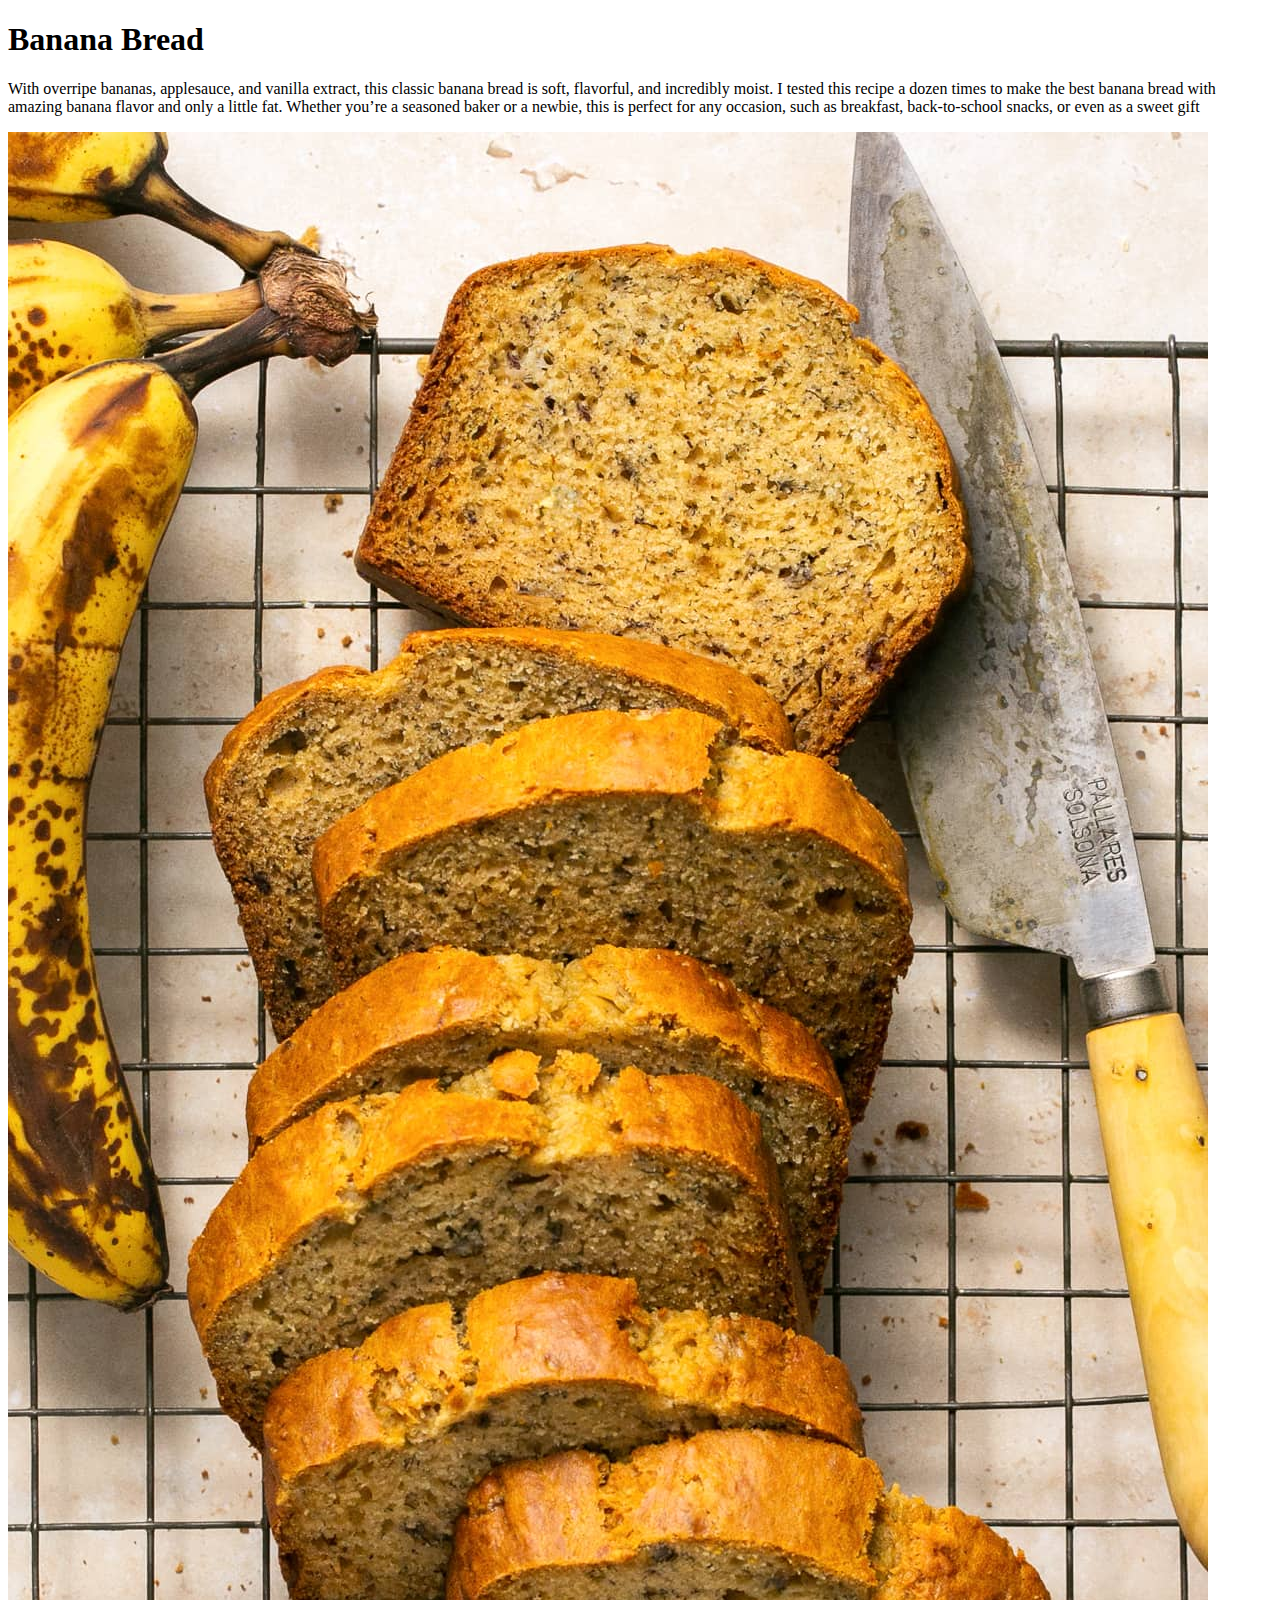
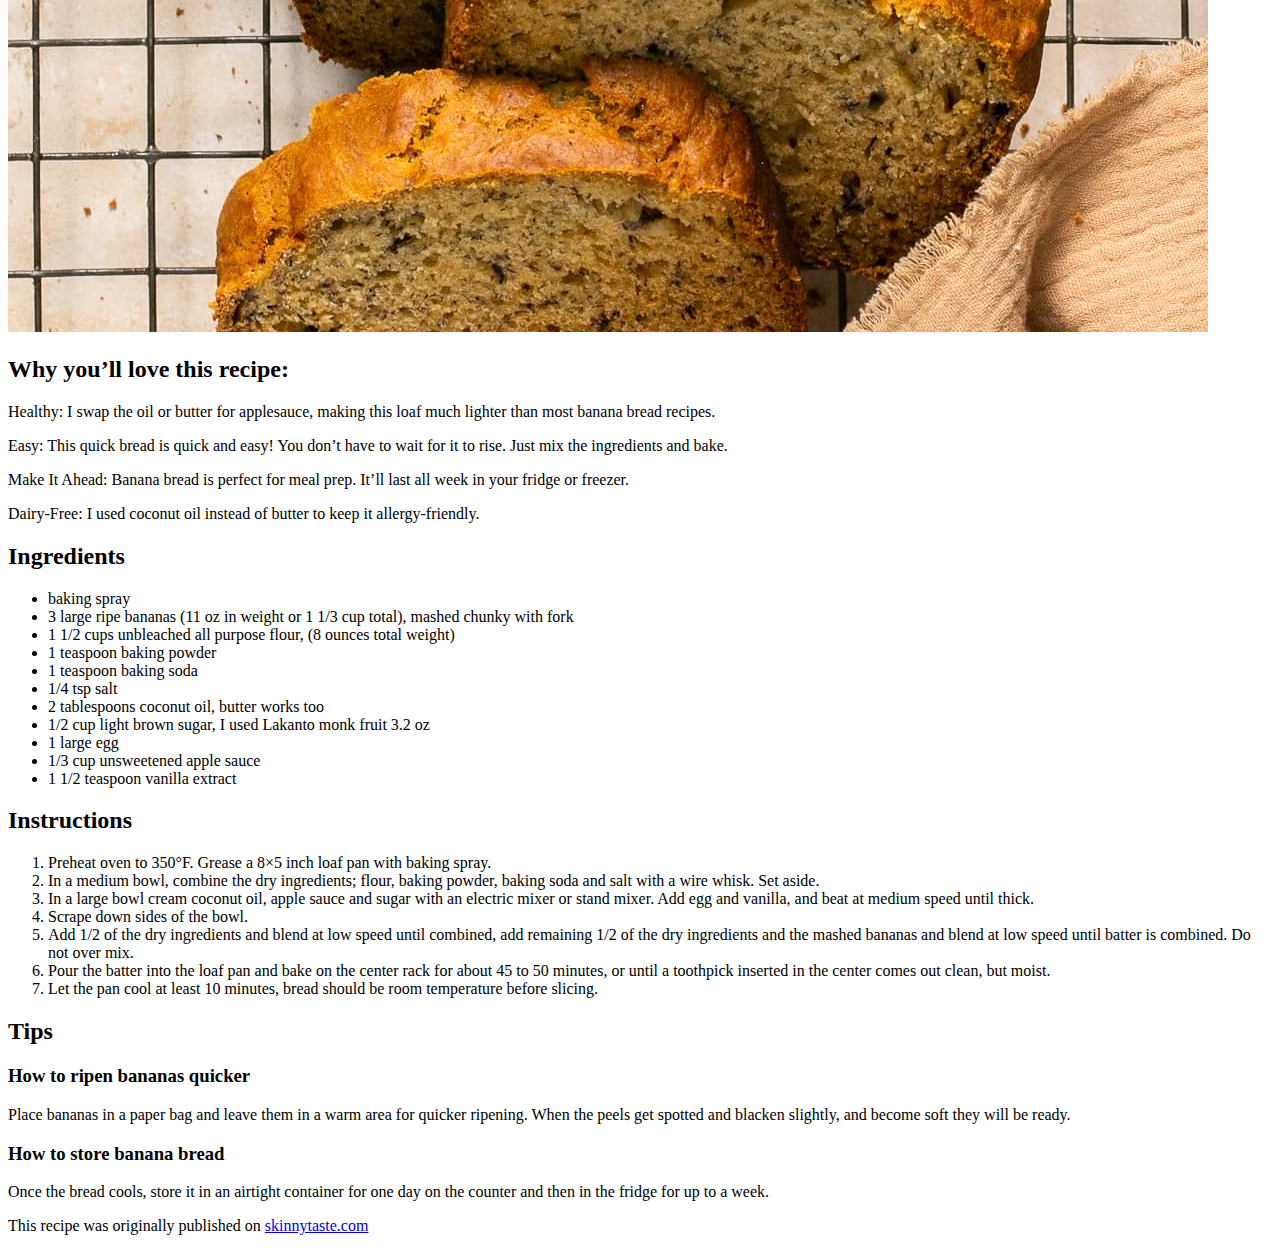
<file: projects/recipe/index.html>
<!DOCTYPE html>
<html lang="en">
<head>
    <meta charset="UTF-8">
    <meta name="viewport" content="width=device-width, initial-scale=1.0">
    <title>Document</title>
</head>
<body>
  <h1>Banana Bread</h1>
<p>With overripe bananas, applesauce, and vanilla extract, this classic banana bread is soft, flavorful, and incredibly moist. I tested this recipe a dozen times to make the best banana bread with amazing banana flavor and only a little fat. Whether you’re a seasoned baker or a newbie, this is perfect for any occasion, such as breakfast, back-to-school snacks, or even as a sweet gift</p>
<img src="img/bananabread.jpg" alt="Banana Bread">
<h2>Why you’ll love this recipe:</h2>
<p>Healthy: I swap the oil or butter for applesauce, making this loaf much lighter than most banana bread recipes.</p>
<p>Easy: This quick bread is quick and easy! You don’t have to wait for it to rise. Just mix the ingredients and bake.</p>
<p>Make It Ahead: Banana bread is perfect for meal prep. It’ll last all week in your fridge or freezer.</p>
<p>Dairy-Free: I used coconut oil instead of butter to keep it allergy-friendly.</p>
<h2>Ingredients</h2>
<ul><li>baking spray
    <li>3 large ripe bananas (11 oz in weight or 1 1/3 cup total), mashed chunky with fork</li>
    <li>1 1/2 cups unbleached all purpose flour, (8 ounces total weight)</li>
    <li>1 teaspoon baking powder</li>
    <li>1 teaspoon baking soda</li>
    <li>1/4 tsp salt</li>
    <li>2 tablespoons coconut oil, butter works too</li>
    <li>1/2 cup light brown sugar, I used Lakanto monk fruit 3.2 oz</li>
    <li> 1 large egg</li>
        <li>1/3 cup unsweetened apple sauce</li>
            <li>1 1/2 teaspoon vanilla extract
    </ul></li>
    <h2>Instructions</h2>
    <ol>
        <li>Preheat oven to 350°F. Grease a 8×5 inch loaf pan with baking spray.</li>
        <li>In a medium bowl, combine the dry ingredients; flour, baking powder, baking soda and salt with a wire whisk. Set aside.</li>
        <li>In a large bowl cream coconut oil, apple sauce and sugar with an electric mixer or stand mixer. Add egg and vanilla, and beat at medium speed until thick.</li>
        <li>Scrape down sides of the bowl.</li>
        <li>Add 1/2 of the dry ingredients and blend at low speed until combined, add remaining 1/2 of the dry ingredients and the mashed bananas and blend at low speed until batter is combined. Do not over mix.</li>
        <li>Pour the batter into the loaf pan and bake on the center rack for about 45 to 50 minutes, or until a toothpick inserted in the center comes out clean, but moist.</li>
        <li>Let the pan cool at least 10 minutes, bread should be room temperature before slicing.</li>
    </ol>
    <h2>Tips</h2>
    <h3>How to ripen bananas quicker</h3>
    <p>Place bananas in a paper bag and leave them in a warm area for quicker ripening. When the peels get spotted and blacken slightly, and become soft they will be ready.</p>
    <h3>How to store banana bread</h3>
    <p>Once the bread cools, store it in an airtight container for one day on the counter and then in the fridge for up to a week.</p>
    <p>This recipe was originally published on <a href="https://www.skinnytaste.com/banana-bread/#recipe">skinnytaste.com</a></p>

</body>
</html>
</file>
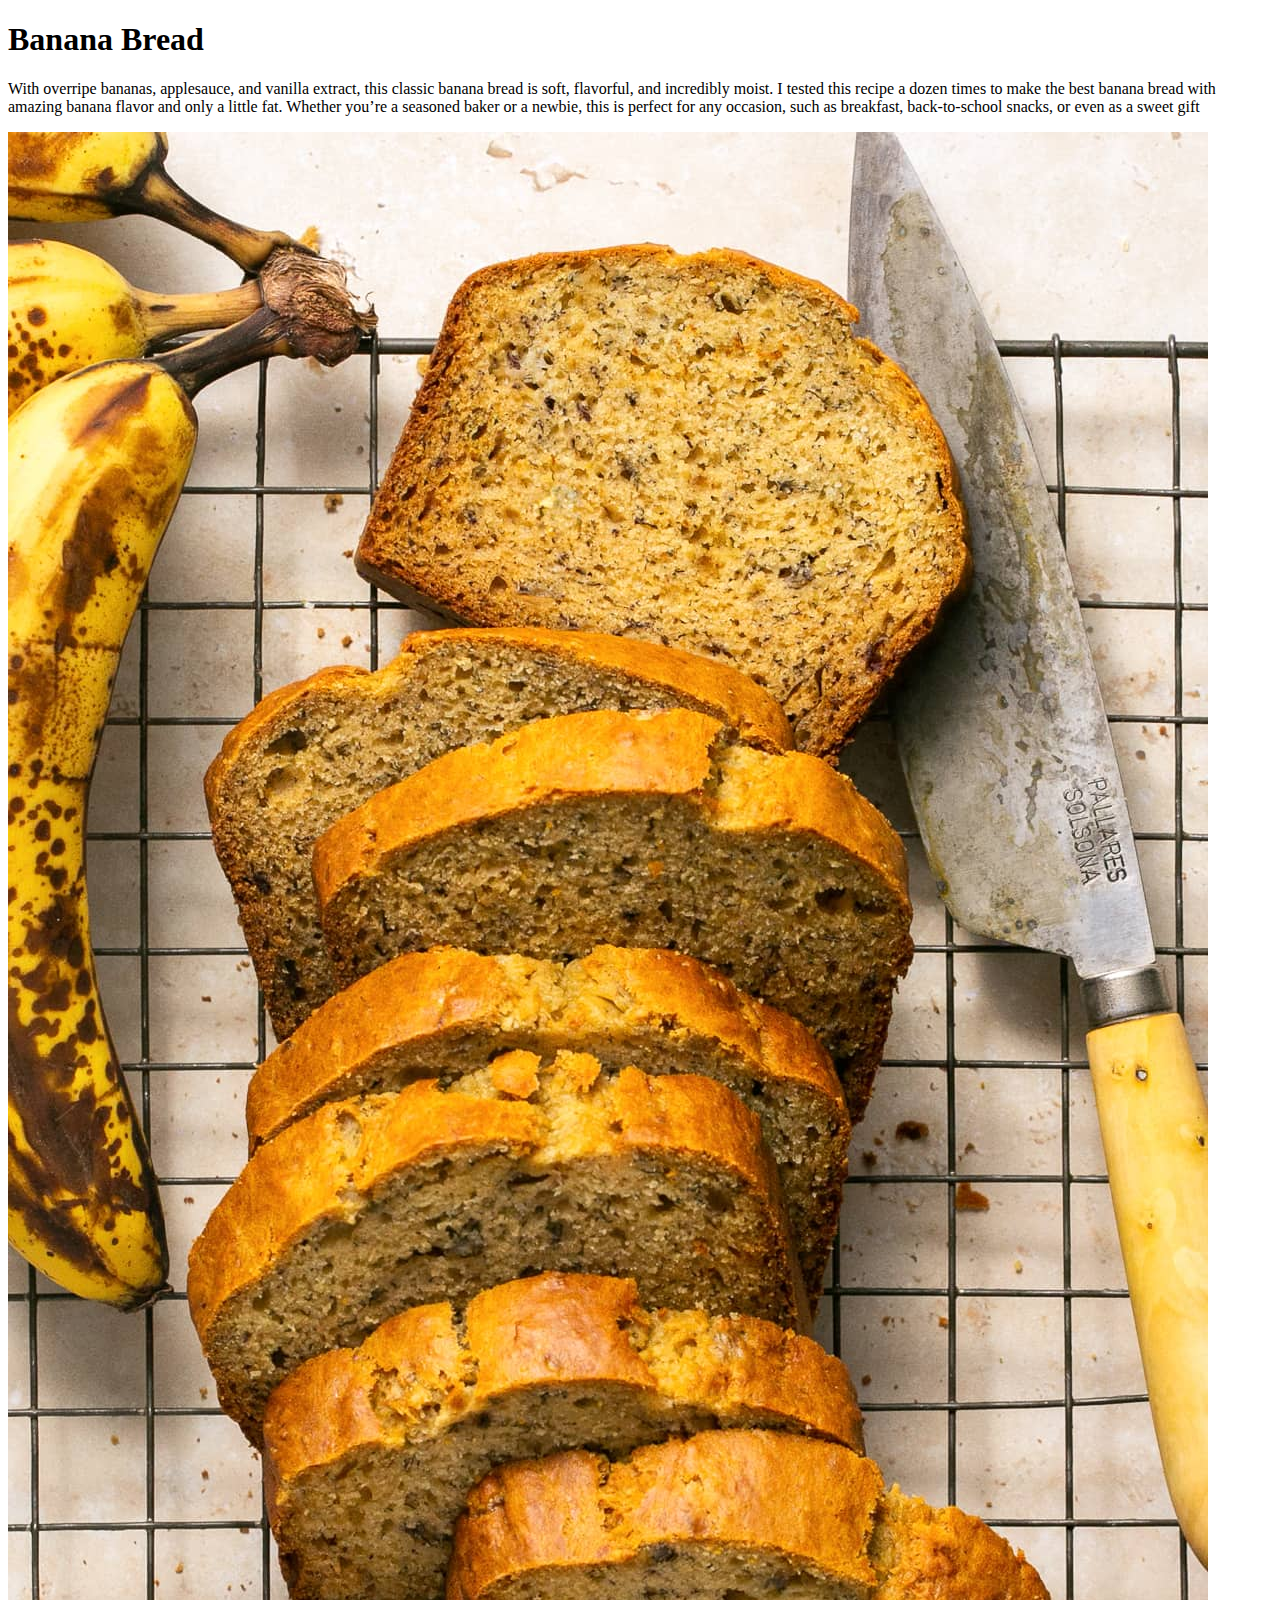
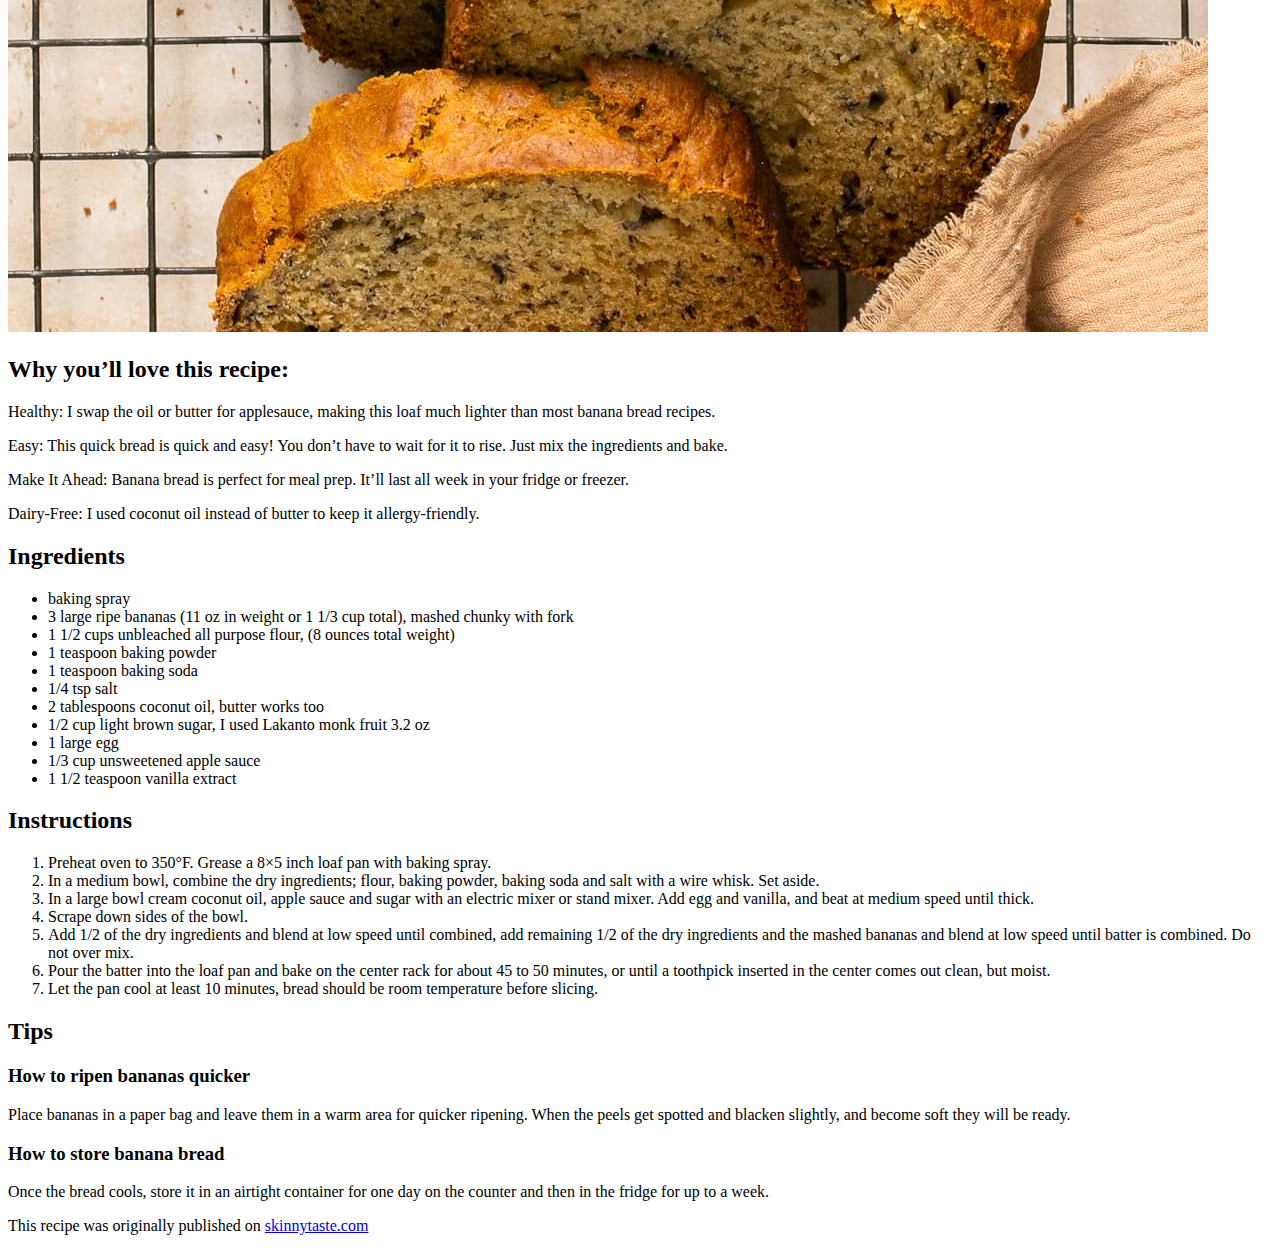
<file: projects/recipe/img/index.html>
<!DOCTYPE html>
<html lang="en">
<head>
    <meta charset="UTF-8">
    <meta name="viewport" content="width=device-width, initial-scale=1.0">
    <title>Document</title>
</head>
<body>
  <h1>Banana Bread</h1>
<p>With overripe bananas, applesauce, and vanilla extract, this classic banana bread is soft, flavorful, and incredibly moist. I tested this recipe a dozen times to make the best banana bread with amazing banana flavor and only a little fat. Whether you’re a seasoned baker or a newbie, this is perfect for any occasion, such as breakfast, back-to-school snacks, or even as a sweet gift</p>
<img src="./bananabread.jpg" alt="Banana Bread">
<h2>Why you’ll love this recipe:</h2>
<p>Healthy: I swap the oil or butter for applesauce, making this loaf much lighter than most banana bread recipes.</p>
<p>Easy: This quick bread is quick and easy! You don’t have to wait for it to rise. Just mix the ingredients and bake.</p>
<p>Make It Ahead: Banana bread is perfect for meal prep. It’ll last all week in your fridge or freezer.</p>
<p>Dairy-Free: I used coconut oil instead of butter to keep it allergy-friendly.</p>
<h2>Ingredients</h2>
<ul><li>baking spray
    <li>3 large ripe bananas (11 oz in weight or 1 1/3 cup total), mashed chunky with fork</li>
    <li>1 1/2 cups unbleached all purpose flour, (8 ounces total weight)</li>
    <li>1 teaspoon baking powder</li>
    <li>1 teaspoon baking soda</li>
    <li>1/4 tsp salt</li>
    <li>2 tablespoons coconut oil, butter works too</li>
    <li>1/2 cup light brown sugar, I used Lakanto monk fruit 3.2 oz</li>
    <li> 1 large egg</li>
        <li>1/3 cup unsweetened apple sauce</li>
            <li>1 1/2 teaspoon vanilla extract
    </ul></li>
    <h2>Instructions</h2>
    <ol>
        <li>Preheat oven to 350°F. Grease a 8×5 inch loaf pan with baking spray.</li>
        <li>In a medium bowl, combine the dry ingredients; flour, baking powder, baking soda and salt with a wire whisk. Set aside.</li>
        <li>In a large bowl cream coconut oil, apple sauce and sugar with an electric mixer or stand mixer. Add egg and vanilla, and beat at medium speed until thick.</li>
        <li>Scrape down sides of the bowl.</li>
        <li>Add 1/2 of the dry ingredients and blend at low speed until combined, add remaining 1/2 of the dry ingredients and the mashed bananas and blend at low speed until batter is combined. Do not over mix.</li>
        <li>Pour the batter into the loaf pan and bake on the center rack for about 45 to 50 minutes, or until a toothpick inserted in the center comes out clean, but moist.</li>
        <li>Let the pan cool at least 10 minutes, bread should be room temperature before slicing.</li>
    </ol>
    <h2>Tips</h2>
    <h3>How to ripen bananas quicker</h3>
    <p>Place bananas in a paper bag and leave them in a warm area for quicker ripening. When the peels get spotted and blacken slightly, and become soft they will be ready.</p>
    <h3>How to store banana bread</h3>
    <p>Once the bread cools, store it in an airtight container for one day on the counter and then in the fridge for up to a week.</p>
    <p>This recipe was originally published on <a href="https://www.skinnytaste.com/banana-bread/#recipe">skinnytaste.com</a></p>

</body>
</html>
</file>
<file: site/css/style.css>
h1 {
    color: #f0a5d4;
    font-family: "Barlow", serif;
    
}
h2 {
font-family: "Barlow", serif;
font-size: 2em;
font-weight: 700;
color: #f0a5d4;
line-height: 3;

}
h3 {
    font-family: "Barlow", serif;
    color: #a5e1f0;
}
h4 { font-family: "Barlow", serif;
    color: #a8eeb6;

}

body {
    font-family: "Prompt", serif;
    font-size: 14px;
    font-size: 14px;
    background-color: #a2a196;
}
main {
    background-color: #fefefe;
}
header,
footer {
    text-align: center;
    padding: 3em 0;
}
header img {
    width:15%;
    padding: 0 0 2em 0;
}
a { 
    text-decoration:none;
}
nav {
    word-spacing: 2em;
}
nav a {
    text-transform: uppercase;
    color: #fefefe;
}
section {
    margin: 5em 0;
}
main {
    padding: 0 0 5em 0;
}
.links,
header {
    font-size: 2em;
    text-align: center;
    text-transform: uppercase;
    font-weight: 700;
    font-family: "Barlow", serif;
    letter-spacing: 1px;
}
.links a {
    color: #1c1c1c
}
footer a {
    color: #fefefe
}
</file>
<file: projects/final/style.css>
h1{ 
    font-family:Impact, Haettenschweiler, 'Arial Narrow Bold', sans-serif; color:rgb(234, 94, 211);
}

h2 {
font-family: "Barlow", serif;
font-size: 2em;
font-weight: 700;
color: #f0a5d4;
line-height: 3;

}
h3 {
    font-family: "Barlow", serif;
    color: #a5e1f0;
}
h4 { font-family: "Barlow", serif;
    color: #917ce4;

}

body {
    font-family: "Prompt", serif;
    font-size: 14px;
    font-size: 14px;
    background-color: #b9cde4;
}
main {
    background-color: #fefefe;
}
header,
footer {
    text-align: center;
    padding: 3em 0;
}
header img {
    width:15%;
    padding: 0 0 2em 0;
}
a { 
    text-decoration:none;
}
nav {
    word-spacing: 2em;
}
nav a {
    text-transform: uppercase;
    color: #fefefe;
}
section {
    margin: 5em 0;
}
main {
    padding: 0 0 5em 0;
}
.links,
header {
    font-size: 2em;
    text-align: center;
    text-transform: uppercase;
    font-weight: 700;
    font-family: "Barlow", serif;
    letter-spacing: 1px;
}
.links a {
    color: #1c1c1c
}
footer a {
    color: #fefefe
}
</file>
<file: projects/landing/css/style.css>
h1 {
    display:none
}
h2 {
font-family: "Barlow", serif;
font-size: 2em;
font-weight: 700;
color: #1c1c1c;
line-height: 3;

}
body {
    font-family: "Prompt", serif;
    font-size: 14px;
    font-size: 14px;
    background-color: #1c1c1c;
}
main {
    background-color: #fefefe;
}
header,
footer {
    text-align: center;
    padding: 3em 0;
}
header img {
    width:15%;
    padding: 0 0 2em 0;
}
a { 
    text-decoration: none;
}
nav {
    word-spacing: 2em;
}
nav a {
    text-transform: uppercase;
    color: #fefefe;
}
section {
    margin: 5em 0;
}
main {
    padding: 0 0 5em 0;
}
.links,
footer {
    font-size: 2em;
    text-align: center;
    text-transform: uppercase;
    font-weight: 700;
    font-family: "Barlow", serif;
    letter-spacing: 1px;
}
.links a {
    color: #1c1c1c
}
footer a {
    color: #fefefe
}
</file>
